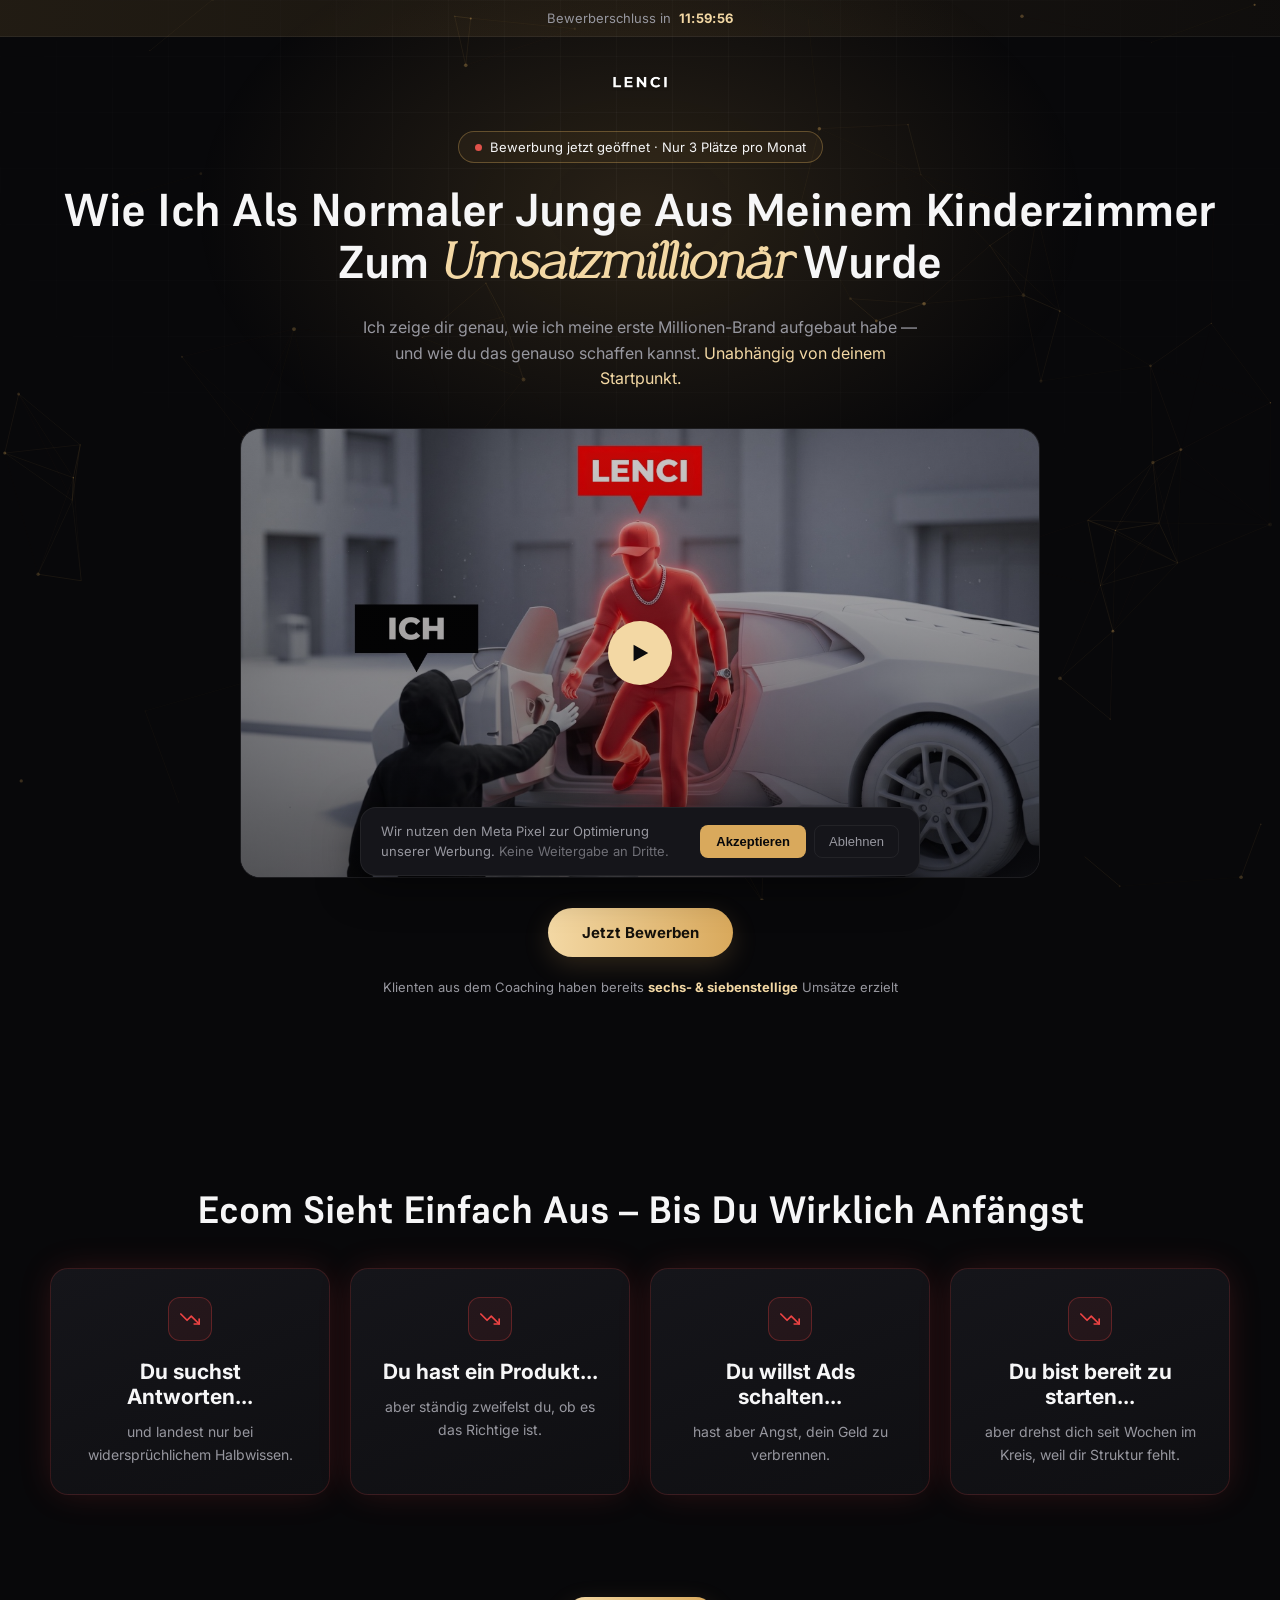
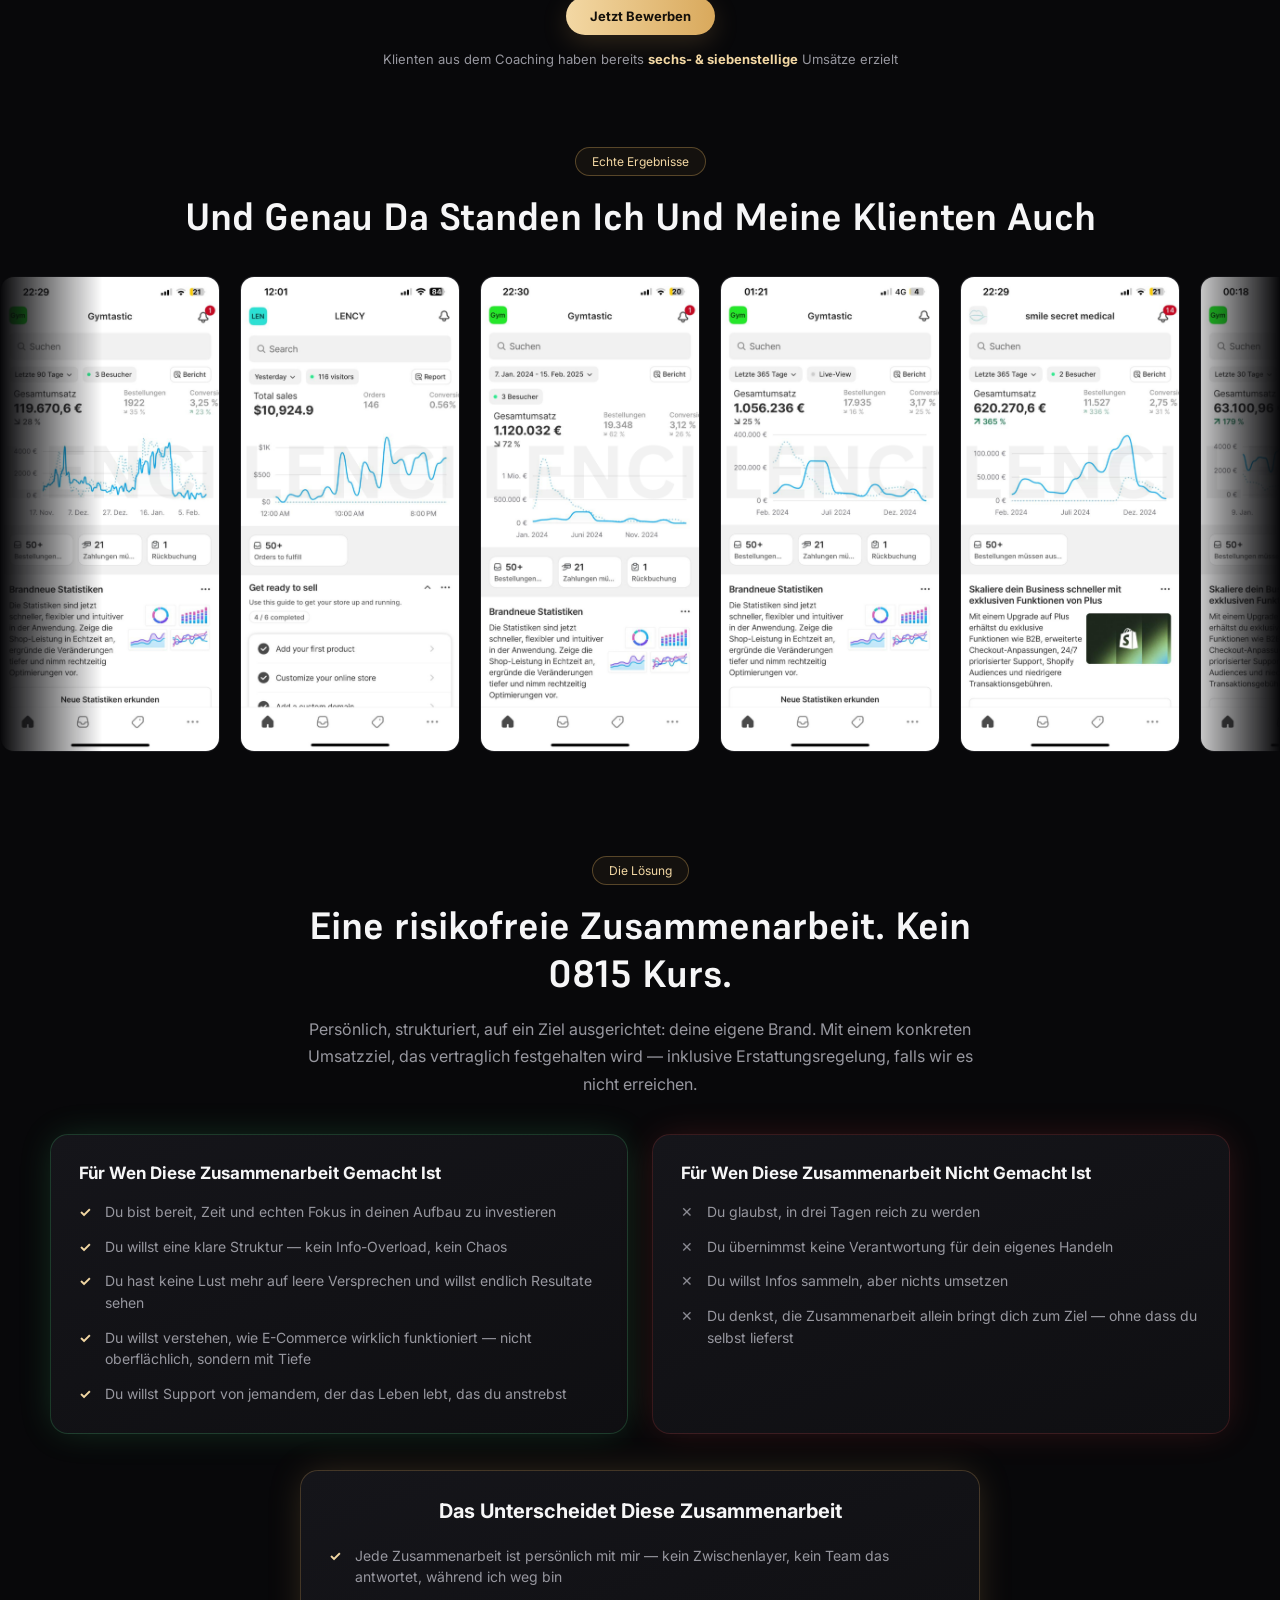
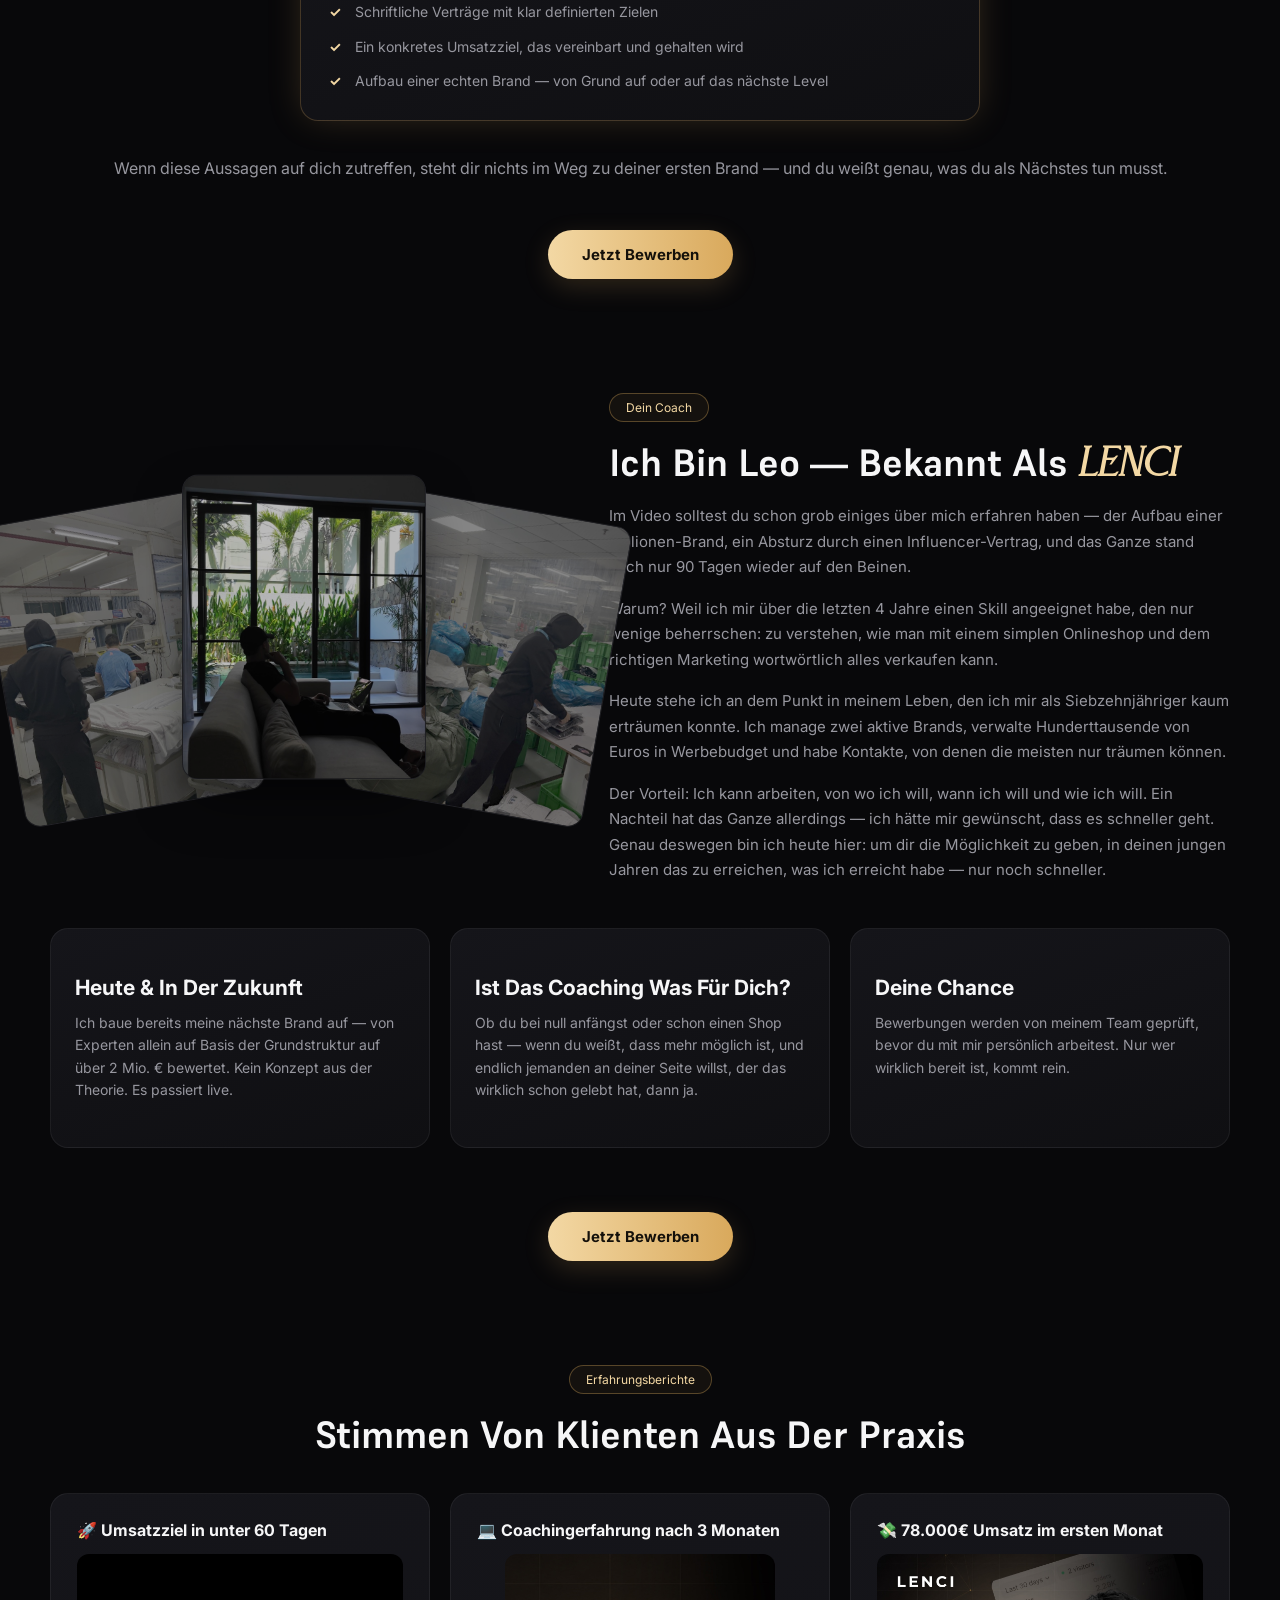
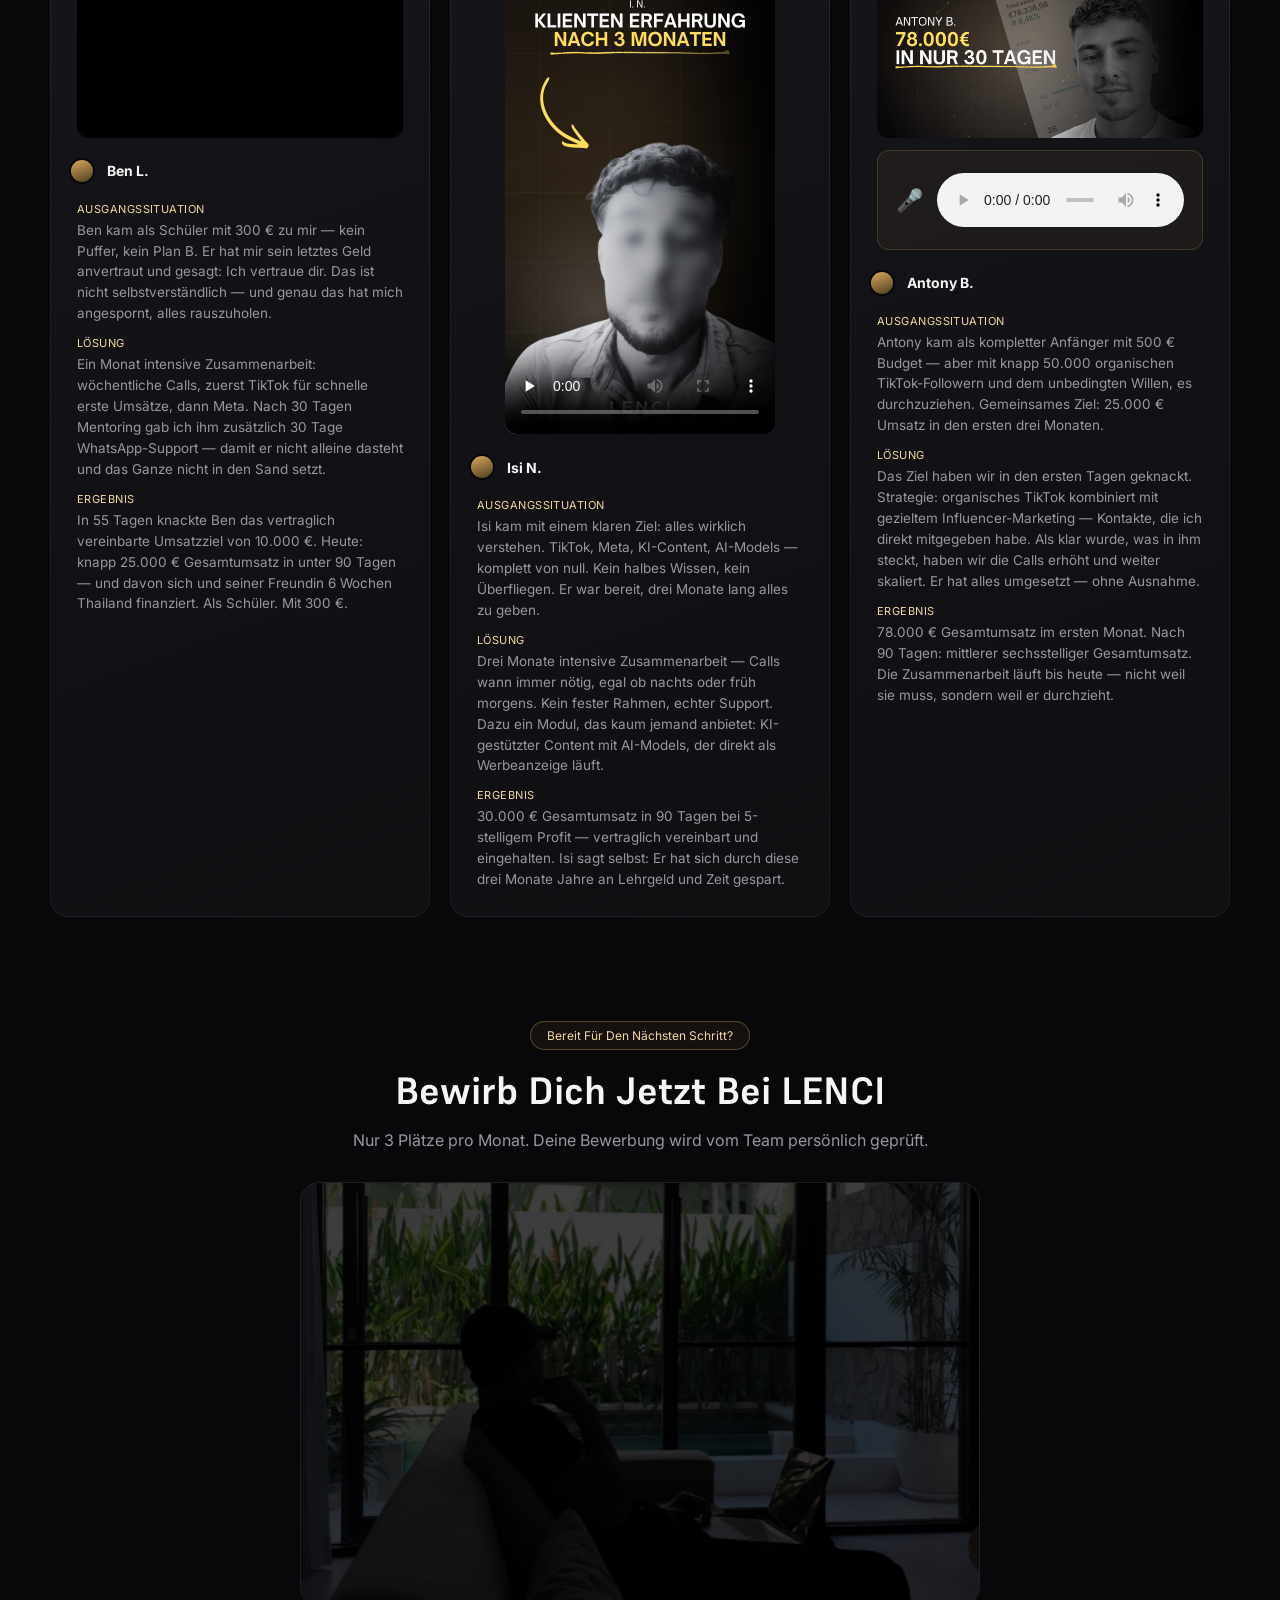
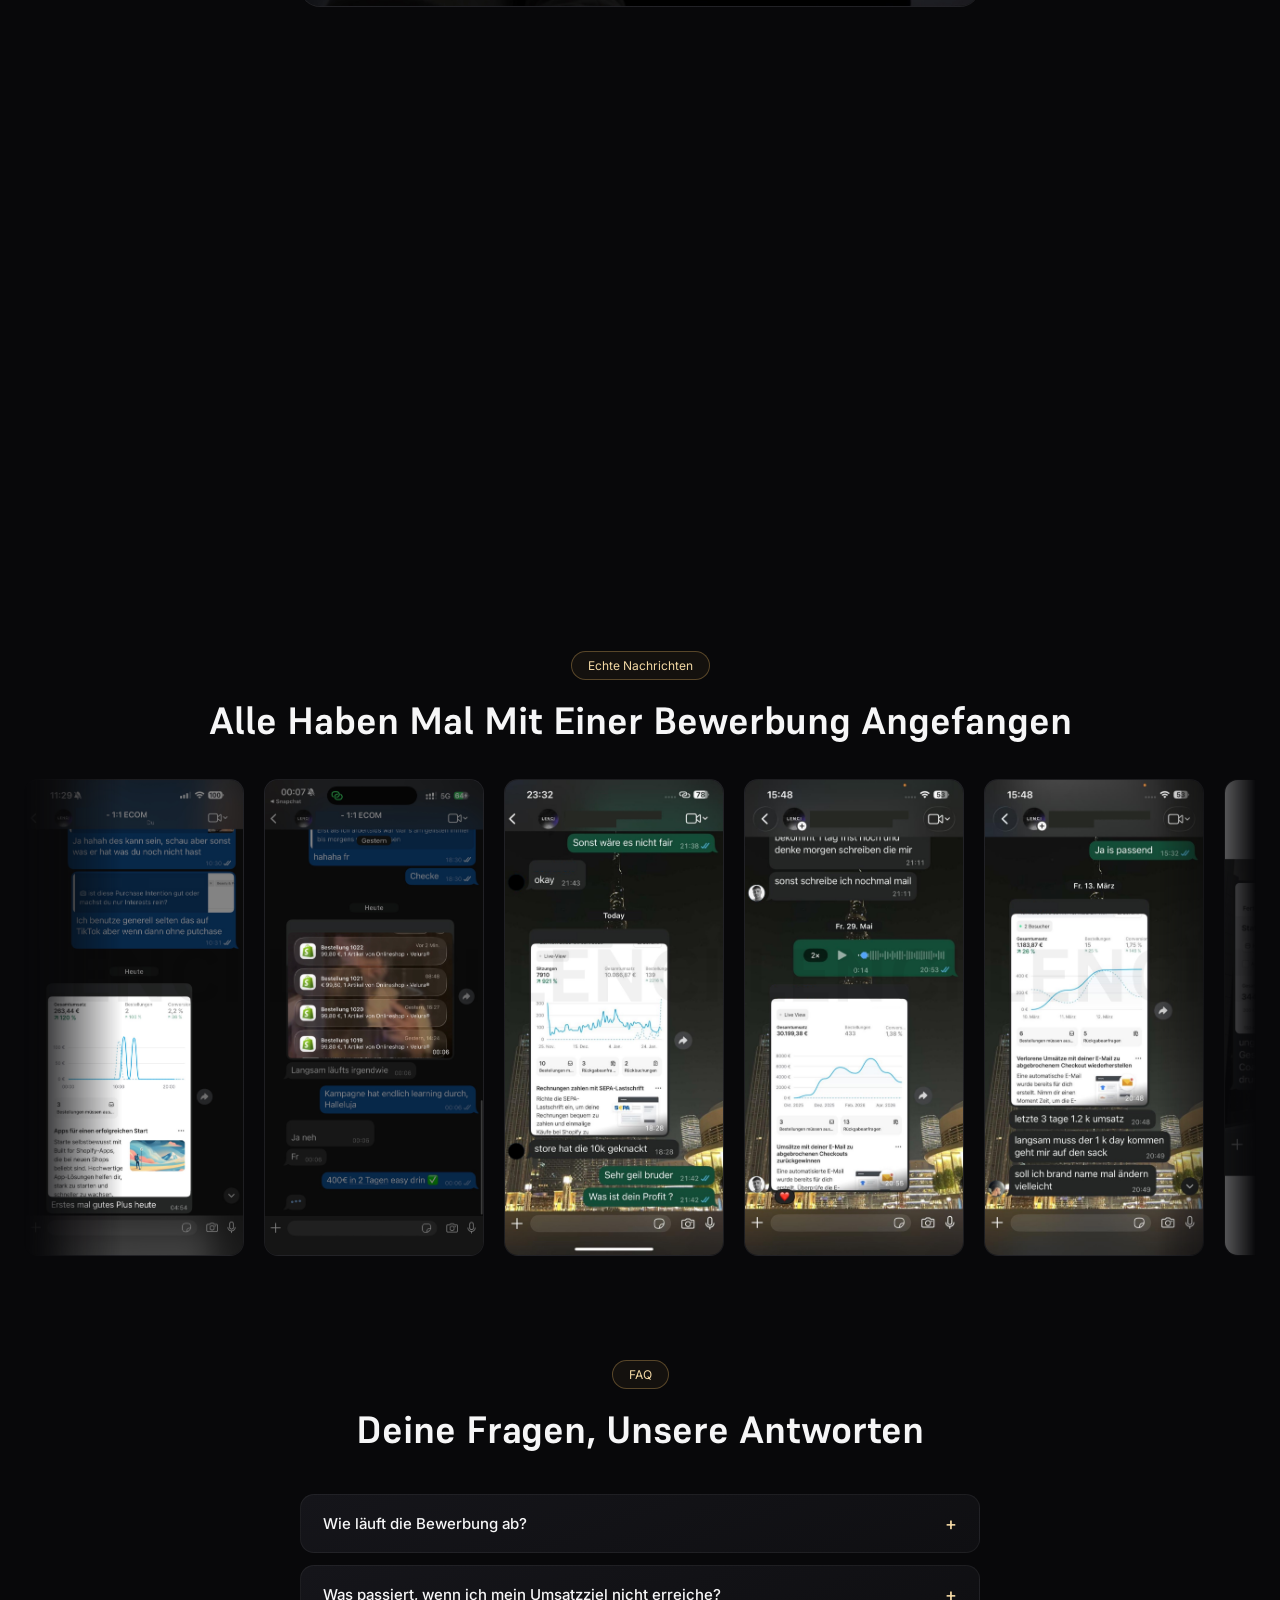
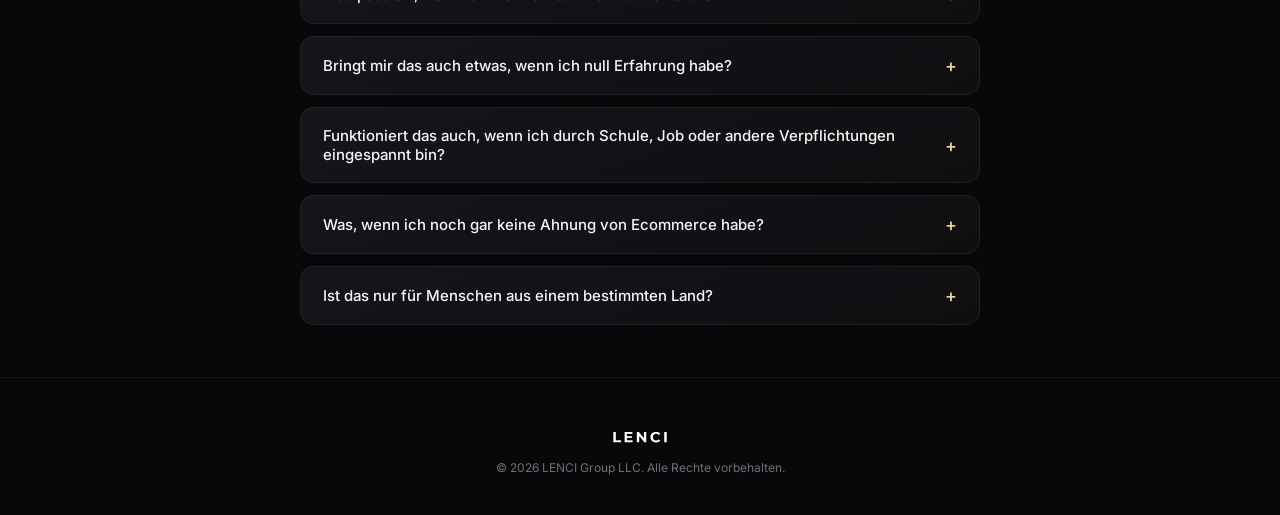
<file: index.html>
<!DOCTYPE html>
<html lang="de">
<head>
<meta charset="UTF-8">
<meta name="viewport" content="width=device-width, initial-scale=1.0">
<title>LENCI | Jetzt Bewerben</title>
<meta name="description" content="1:1 Coaching mit LENCI. Vom Türsteher zum Mitaufbau einer 36-Millionen-Euro Brand. Nur 3 Plätze pro Monat.">
<link rel="icon" type="image/svg+xml" href="assets/favicon.svg">
<meta property="og:title" content="LENCI | Jetzt Bewerben">
<meta property="og:description" content="1:1 Coaching mit LENCI. Vom Türsteher zum Mitaufbau einer 36-Millionen-Euro Brand. Nur 3 Plätze pro Monat.">
<meta property="og:image" content="media/hero/poster.jpg?v=2">
<meta property="og:type" content="website">
<link rel="preconnect" href="https://fonts.googleapis.com">
<link rel="preconnect" href="https://fonts.gstatic.com" crossorigin>
<link href="https://fonts.googleapis.com/css2?family=Inter:wght@400;500;600;700;800&display=swap" rel="stylesheet">
<link rel="stylesheet" href="css/style.css">
<link rel="stylesheet" href="css/webinar.css?v=2">
<script>document.documentElement.classList.add('js');</script>
<!-- Google Analytics -->
<script async src="https://www.googletagmanager.com/gtag/js?id=G-GPHK07DHSQ"></script>
<script>
  window.dataLayer = window.dataLayer || [];
  function gtag(){dataLayer.push(arguments);}
  gtag('js', new Date());
  gtag('config', 'G-GPHK07DHSQ');
</script>
<!-- end analytics -->
</head>
<body class="webinar-page">

  <div id="particles-js"></div>
  <div class="grid-overlay"></div>
  <div class="glow"></div>

  <!-- Cookie Consent Banner -->
  <div id="cookie-banner" class="cookie-banner">
    <p>Wir nutzen den Meta Pixel zur Optimierung unserer Werbung. <span class="cookie-note">Keine Weitergabe an Dritte.</span></p>
    <div class="cookie-actions">
      <button id="cookieAccept" class="btn-cookie-accept">Akzeptieren</button>
      <button id="cookieDecline" class="btn-cookie-decline">Ablehnen</button>
    </div>
  </div>

  <div class="countdown-bar">
    <span>Bewerberschluss in</span>
    <span class="countdown-time" id="countdown">12:00:00</span>
  </div>

  <header class="site-header">
    <div class="logo">
      <img src="assets/logo.png" alt="LENCI" class="logo-img">
    </div>
  </header>

  <!-- HERO + VIDEO -->
  <main class="hero webinar-hero">
    <div class="hero-inner">

      <span class="live-badge"><span class="live-dot"></span> Bewerbung jetzt geöffnet &middot; Nur 3 Plätze pro Monat</span>

      <h1 class="hero-title webinar-title">Wie ich als normaler Junge aus meinem Kinderzimmer zum <span class="name-highlight">Umsatzmillionär</span> wurde</h1>

      <p class="hero-desc">Ich zeige dir genau, wie ich meine erste Millionen-Brand aufgebaut habe — und wie du das genauso schaffen kannst. <em class="gold-em">Unabhängig von deinem Startpunkt.</em></p>

      <div class="video-wrap">
        <div class="video-box" id="videoBox">
          <video id="heroVideo" poster="media/hero/poster.jpg?v=2" preload="none" playsinline>
            <source src="media/hero/hero.mp4?v=3" type="video/mp4">
          </video>
          <div class="video-overlay" id="videoOverlay">
            <button class="play-btn" id="playBtn" aria-label="Video abspielen">
              <svg width="22" height="22" viewBox="0 0 24 24" fill="#0a0a0c"><path d="M5 3l16 9-16 9V3z"/></svg>
            </button>
          </div>
        </div>
      </div>

      <a href="#bewerben" class="cta-btn">Jetzt Bewerben</a>

      <div class="social-proof">
        <span>Klienten aus dem Coaching haben bereits <strong class="gold-em">sechs- &amp; siebenstellige</strong> Umsätze erzielt</span>
      </div>

    </div>
  </main>

  <!-- PAIN POINTS -->
  <section class="section learn-section">
    <div class="section-inner">
      <h2 class="section-title">Ecom Sieht Einfach Aus – Bis Du Wirklich Anfängst</h2>

      <div class="ticket-grid focus-grid">
        <article class="ticket-card pain-card">
          <span class="pain-icon"><svg width="20" height="20" viewBox="0 0 24 24" fill="none" stroke="#ef4444" stroke-width="2" stroke-linecap="round" stroke-linejoin="round"><polyline points="23 18 13.5 8.5 8.5 13.5 1 6"></polyline><polyline points="17 18 23 18 23 12"></polyline></svg></span>
          <h3>Du suchst Antworten...</h3>
          <p>und landest nur bei widersprüchlichem Halbwissen.</p>
        </article>
        <article class="ticket-card pain-card">
          <span class="pain-icon"><svg width="20" height="20" viewBox="0 0 24 24" fill="none" stroke="#ef4444" stroke-width="2" stroke-linecap="round" stroke-linejoin="round"><polyline points="23 18 13.5 8.5 8.5 13.5 1 6"></polyline><polyline points="17 18 23 18 23 12"></polyline></svg></span>
          <h3>Du hast ein Produkt...</h3>
          <p>aber ständig zweifelst du, ob es das Richtige ist.</p>
        </article>
        <article class="ticket-card pain-card">
          <span class="pain-icon"><svg width="20" height="20" viewBox="0 0 24 24" fill="none" stroke="#ef4444" stroke-width="2" stroke-linecap="round" stroke-linejoin="round"><polyline points="23 18 13.5 8.5 8.5 13.5 1 6"></polyline><polyline points="17 18 23 18 23 12"></polyline></svg></span>
          <h3>Du willst Ads schalten...</h3>
          <p>hast aber Angst, dein Geld zu verbrennen.</p>
        </article>
        <article class="ticket-card pain-card">
          <span class="pain-icon"><svg width="20" height="20" viewBox="0 0 24 24" fill="none" stroke="#ef4444" stroke-width="2" stroke-linecap="round" stroke-linejoin="round"><polyline points="23 18 13.5 8.5 8.5 13.5 1 6"></polyline><polyline points="17 18 23 18 23 12"></polyline></svg></span>
          <h3>Du bist bereit zu starten...</h3>
          <p>aber drehst dich seit Wochen im Kreis, weil dir Struktur fehlt.</p>
        </article>
      </div>
    </div>
  </section>

  <div class="social-proof standalone">
    <a href="#bewerben" class="cta-btn small">Jetzt Bewerben</a>
    <span>Klienten aus dem Coaching haben bereits <strong class="gold-em">sechs- &amp; siebenstellige</strong> Umsätze erzielt</span>
  </div>

  <!-- REVENUE SCREENSHOT SLIDER -->
  <section class="section results-section">
    <div class="section-inner">
      <span class="pill-badge">Echte Ergebnisse</span>
      <h2 class="section-title">Und Genau Da Standen Ich Und Meine Klienten Auch</h2>
    </div>
    <div class="slider-track-wrap">
      <div class="slider-track" id="resultsSlider">
        <div class="slider-item"><img loading="lazy" src="media/slider/1.png" alt="Store-Umsatz Screenshot 1"></div>
        <div class="slider-item"><img loading="lazy" src="media/slider/2.png" alt="Store-Umsatz Screenshot 2"></div>
        <div class="slider-item"><img loading="lazy" src="media/slider/3.png" alt="Store-Umsatz Screenshot 3"></div>
        <div class="slider-item"><img loading="lazy" src="media/slider/4.png" alt="Store-Umsatz Screenshot 4"></div>
        <div class="slider-item"><img loading="lazy" src="media/slider/5.png" alt="Store-Umsatz Screenshot 5"></div>
        <div class="slider-item"><img loading="lazy" src="media/slider/6.png" alt="Store-Umsatz Screenshot 6"></div>
        <!-- Duplikat für nahtlose Endlos-Schleife -->
        <div class="slider-item" aria-hidden="true"><img loading="lazy" src="media/slider/1.png" alt=""></div>
        <div class="slider-item" aria-hidden="true"><img loading="lazy" src="media/slider/2.png" alt=""></div>
        <div class="slider-item" aria-hidden="true"><img loading="lazy" src="media/slider/3.png" alt=""></div>
        <div class="slider-item" aria-hidden="true"><img loading="lazy" src="media/slider/4.png" alt=""></div>
        <div class="slider-item" aria-hidden="true"><img loading="lazy" src="media/slider/5.png" alt=""></div>
        <div class="slider-item" aria-hidden="true"><img loading="lazy" src="media/slider/6.png" alt=""></div>
      </div>
    </div>
  </section>

  <!-- OFFER -->
  <section class="section offer-section">
    <div class="section-inner narrow">
      <span class="pill-badge">Die Lösung</span>
      <h2 class="section-title">Eine risikofreie Zusammenarbeit. Kein 0815 Kurs.</h2>
      <p>Persönlich, strukturiert, auf ein Ziel ausgerichtet: deine eigene Brand. Mit einem konkreten Umsatzziel, das vertraglich festgehalten wird — inklusive Erstattungsregelung, falls wir es nicht erreichen.</p>
    </div>

    <div class="section-inner">
      <div class="offer-grid">
        <div class="offer-col offer-col-yes">
          <h3>Für Wen Diese Zusammenarbeit Gemacht Ist</h3>
          <ul class="check-list yes">
            <li>Du bist bereit, Zeit und echten Fokus in deinen Aufbau zu investieren</li>
            <li>Du willst eine klare Struktur — kein Info-Overload, kein Chaos</li>
            <li>Du hast keine Lust mehr auf leere Versprechen und willst endlich Resultate sehen</li>
            <li>Du willst verstehen, wie E-Commerce wirklich funktioniert — nicht oberflächlich, sondern mit Tiefe</li>
            <li>Du willst Support von jemandem, der das Leben lebt, das du anstrebst</li>
          </ul>
        </div>
        <div class="offer-col offer-col-no">
          <h3>Für Wen Diese Zusammenarbeit Nicht Gemacht Ist</h3>
          <ul class="check-list no">
            <li>Du glaubst, in drei Tagen reich zu werden</li>
            <li>Du übernimmst keine Verantwortung für dein eigenes Handeln</li>
            <li>Du willst Infos sammeln, aber nichts umsetzen</li>
            <li>Du denkst, die Zusammenarbeit allein bringt dich zum Ziel — ohne dass du selbst lieferst</li>
          </ul>
        </div>
      </div>

      <div class="section-inner narrow diff-block">
        <h3 class="diff-title">Das Unterscheidet Diese Zusammenarbeit</h3>
        <ul class="check-list yes diff-list">
          <li>Jede Zusammenarbeit ist persönlich mit mir — kein Zwischenlayer, kein Team das antwortet, während ich weg bin</li>
          <li>Schriftliche Verträge mit klar definierten Zielen</li>
          <li>Ein konkretes Umsatzziel, das vereinbart und gehalten wird</li>
          <li>Aufbau einer echten Brand — von Grund auf oder auf das nächste Level</li>
        </ul>
      </div>

      <div class="section-cta">
        <p class="section-cta-line">Wenn diese Aussagen auf dich zutreffen, steht dir nichts im Weg zu deiner ersten Brand — und du weißt genau, was du als Nächstes tun musst.</p>
        <a href="#bewerben" class="cta-btn">Jetzt Bewerben</a>
      </div>
    </div>
  </section>

  <!-- ME / ABOUT -->
  <section class="section me-section">
    <div class="section-inner">
      <div class="me-grid">
        <div class="me-photos">
          <div class="me-photo me-photo-left"><img loading="lazy" src="media/me/foto-rechts.jpg" alt=""></div>
          <div class="me-photo me-photo-center"><img loading="lazy" src="media/me/foto-mitte.jpg" alt=""></div>
          <div class="me-photo me-photo-right"><img loading="lazy" src="media/me/foto-links.jpg" alt=""></div>
        </div>
        <div class="me-content">
          <span class="pill-badge">Dein Coach</span>
          <h2 class="section-title left">Ich Bin Leo — Bekannt Als <span class="name-highlight">LENCI</span></h2>
          <p>Im Video solltest du schon grob einiges über mich erfahren haben — der Aufbau einer Millionen-Brand, ein Absturz durch einen Influencer-Vertrag, und das Ganze stand nach nur 90 Tagen wieder auf den Beinen.</p>
          <p>Warum? Weil ich mir über die letzten 4 Jahre einen Skill angeeignet habe, den nur wenige beherrschen: zu verstehen, wie man mit einem simplen Onlineshop und dem richtigen Marketing wortwörtlich alles verkaufen kann.</p>
          <p>Heute stehe ich an dem Punkt in meinem Leben, den ich mir als Siebzehnjähriger kaum erträumen konnte. Ich manage zwei aktive Brands, verwalte Hunderttausende von Euros in Werbebudget und habe Kontakte, von denen die meisten nur träumen können.</p>
          <p>Der Vorteil: Ich kann arbeiten, von wo ich will, wann ich will und wie ich will. Ein Nachteil hat das Ganze allerdings — ich hätte mir gewünscht, dass es schneller geht. Genau deswegen bin ich heute hier: um dir die Möglichkeit zu geben, in deinen jungen Jahren das zu erreichen, was ich erreicht habe — nur noch schneller.</p>
        </div>
      </div>

      <div class="ticket-grid me-highlights">
        <article class="ticket-card">
          <h3>Heute &amp; In Der Zukunft</h3>
          <p>Ich baue bereits meine nächste Brand auf — von Experten allein auf Basis der Grundstruktur auf über 2 Mio. € bewertet. Kein Konzept aus der Theorie. Es passiert live.</p>
        </article>
        <article class="ticket-card">
          <h3>Ist Das Coaching Was Für Dich?</h3>
          <p>Ob du bei null anfängst oder schon einen Shop hast — wenn du weißt, dass mehr möglich ist, und endlich jemanden an deiner Seite willst, der das wirklich schon gelebt hat, dann ja.</p>
        </article>
        <article class="ticket-card">
          <h3>Deine Chance</h3>
          <p>Bewerbungen werden von meinem Team geprüft, bevor du mit mir persönlich arbeitest. Nur wer wirklich bereit ist, kommt rein.</p>
        </article>
      </div>

      <div class="section-cta">
        <a href="#bewerben" class="cta-btn">Jetzt Bewerben</a>
      </div>
    </div>
  </section>

  <!-- TESTIMONIALS: YouTube / MP4 / MP3 -->
  <section class="section testimonials-section">
    <div class="section-inner">
      <span class="pill-badge">Erfahrungsberichte</span>
      <h2 class="section-title">Stimmen Von Klienten Aus Der Praxis</h2>

      <div class="testimonial-grid">

        <!-- YouTube Interview: Ben L. -->
        <article class="testimonial-card testimonial-video">
          <h3 class="testimonial-title">🚀 Umsatzziel in unter 60 Tagen</h3>
          <div class="media-embed">
            <iframe src="https://www.youtube.com/embed/42YlTqNAZgc" title="Interview mit Ben L." frameborder="0" allow="accelerometer; autoplay; clipboard-write; encrypted-media; gyroscope; picture-in-picture" allowfullscreen></iframe>
          </div>
          <div class="testimonial-author">
            <span class="avatar"></span>
            <strong>Ben L.</strong>
          </div>
          <div class="testimonial-fields">
            <div class="field"><span class="field-label">Ausgangssituation</span><p>Ben kam als Schüler mit 300 € zu mir — kein Puffer, kein Plan B. Er hat mir sein letztes Geld anvertraut und gesagt: Ich vertraue dir. Das ist nicht selbstverständlich — und genau das hat mich angespornt, alles rauszuholen.</p></div>
            <div class="field"><span class="field-label">Lösung</span><p>Ein Monat intensive Zusammenarbeit: wöchentliche Calls, zuerst TikTok für schnelle erste Umsätze, dann Meta. Nach 30 Tagen Mentoring gab ich ihm zusätzlich 30 Tage WhatsApp-Support — damit er nicht alleine dasteht und das Ganze nicht in den Sand setzt.</p></div>
            <div class="field"><span class="field-label">Ergebnis</span><p>In 55 Tagen knackte Ben das vertraglich vereinbarte Umsatzziel von 10.000 €. Heute: knapp 25.000 € Gesamtumsatz in unter 90 Tagen — und davon sich und seiner Freundin 6 Wochen Thailand finanziert. Als Schüler. Mit 300 €.</p></div>
          </div>
        </article>

        <!-- MP4 Kundenbewertung: Isi N. -->
        <article class="testimonial-card testimonial-video">
          <h3 class="testimonial-title">💻 Coachingerfahrung nach 3 Monaten</h3>
          <div class="media-embed portrait">
            <video controls playsinline preload="none" poster="media/testimonials/mp4-cover.jpg">
              <source src="media/testimonials/kunden-review.mp4?v=2" type="video/mp4">
            </video>
          </div>
          <div class="testimonial-author">
            <span class="avatar"></span>
            <strong>Isi N.</strong>
          </div>
          <div class="testimonial-fields">
            <div class="field"><span class="field-label">Ausgangssituation</span><p>Isi kam mit einem klaren Ziel: alles wirklich verstehen. TikTok, Meta, KI-Content, AI-Models — komplett von null. Kein halbes Wissen, kein Überfliegen. Er war bereit, drei Monate lang alles zu geben.</p></div>
            <div class="field"><span class="field-label">Lösung</span><p>Drei Monate intensive Zusammenarbeit — Calls wann immer nötig, egal ob nachts oder früh morgens. Kein fester Rahmen, echter Support. Dazu ein Modul, das kaum jemand anbietet: KI-gestützter Content mit AI-Models, der direkt als Werbeanzeige läuft.</p></div>
            <div class="field"><span class="field-label">Ergebnis</span><p>30.000 € Gesamtumsatz in 90 Tagen bei 5-stelligem Profit — vertraglich vereinbart und eingehalten. Isi sagt selbst: Er hat sich durch diese drei Monate Jahre an Lehrgeld und Zeit gespart.</p></div>
          </div>
        </article>

        <!-- Sprachmemo: Antony B. -->
        <article class="testimonial-card testimonial-audio">
          <h3 class="testimonial-title">💸 78.000€ Umsatz im ersten Monat</h3>
          <div class="audio-cover">
            <img loading="lazy" src="media/testimonials/memo-cover.jpg?v=3" alt="">
          </div>
          <div class="audio-embed">
            <span class="audio-icon">&#127908;</span>
            <audio controls>
              <source src="media/testimonials/memo.m4a?v=3" type="audio/mp4">
            </audio>
          </div>
          <div class="testimonial-author">
            <span class="avatar"></span>
            <strong>Antony B.</strong>
          </div>
          <div class="testimonial-fields">
            <div class="field"><span class="field-label">Ausgangssituation</span><p>Antony kam als kompletter Anfänger mit 500 € Budget — aber mit knapp 50.000 organischen TikTok-Followern und dem unbedingten Willen, es durchzuziehen. Gemeinsames Ziel: 25.000 € Umsatz in den ersten drei Monaten.</p></div>
            <div class="field"><span class="field-label">Lösung</span><p>Das Ziel haben wir in den ersten Tagen geknackt. Strategie: organisches TikTok kombiniert mit gezieltem Influencer-Marketing — Kontakte, die ich direkt mitgegeben habe. Als klar wurde, was in ihm steckt, haben wir die Calls erhöht und weiter skaliert. Er hat alles umgesetzt — ohne Ausnahme.</p></div>
            <div class="field"><span class="field-label">Ergebnis</span><p>78.000 € Gesamtumsatz im ersten Monat. Nach 90 Tagen: mittlerer sechsstelliger Gesamtumsatz. Die Zusammenarbeit läuft bis heute — nicht weil sie muss, sondern weil er durchzieht.</p></div>
          </div>
        </article>

      </div>
    </div>
  </section>

  <!-- BIG CTA + IMAGE -->
  <section class="section claim-section">
    <div class="section-inner narrow">
      <span class="pill-badge">Bereit Für Den Nächsten Schritt?</span>
      <h2 class="section-title">Bewirb Dich Jetzt Bei LENCI</h2>
      <p class="section-sub">Nur 3 Plätze pro Monat. Deine Bewerbung wird vom Team persönlich geprüft.</p>
      <div class="lifestyle-image"><img loading="lazy" src="media/me/lifestyle.jpg" alt=""></div>
    </div>
    <div class="typeform-embed" id="bewerben">
      <div data-tf-live="01KKM28DJKKTPRKA300PPRP9GQ"></div>
    </div>
  </section>

  <!-- CHAT SCREENSHOTS SLIDER -->
  <section class="section chats-section">
    <div class="section-inner">
      <span class="pill-badge">Echte Nachrichten</span>
      <h2 class="section-title">Alle Haben Mal Mit Einer Bewerbung Angefangen</h2>
    </div>
    <div class="slider-track-wrap">
      <div class="slider-track" id="chatsSlider">
        <div class="slider-item"><img loading="lazy" src="media/chats/chat-1.jpg?v=2" alt="Chat-Screenshot 1"></div>
        <div class="slider-item"><img loading="lazy" src="media/chats/chat-2.jpg?v=2" alt="Chat-Screenshot 2"></div>
        <div class="slider-item"><img loading="lazy" src="media/chats/chat-3.jpg?v=2" alt="Chat-Screenshot 3"></div>
        <div class="slider-item"><img loading="lazy" src="media/chats/chat-4.jpg?v=2" alt="Chat-Screenshot 4"></div>
        <div class="slider-item"><img loading="lazy" src="media/chats/chat-5.jpg?v=2" alt="Chat-Screenshot 5"></div>
        <div class="slider-item"><img loading="lazy" src="media/chats/chat-6.jpg?v=2" alt="Chat-Screenshot 6"></div>
        <div class="slider-item"><img loading="lazy" src="media/chats/chat-7.jpg?v=2" alt="Chat-Screenshot 7"></div>
        <div class="slider-item"><img loading="lazy" src="media/chats/chat-8.jpg?v=2" alt="Chat-Screenshot 8"></div>
        <div class="slider-item"><img loading="lazy" src="media/chats/chat-9.jpg?v=2" alt="Chat-Screenshot 9"></div>
        <div class="slider-item"><img loading="lazy" src="media/chats/chat-10.jpg?v=2" alt="Chat-Screenshot 10"></div>
        <!-- Duplikat für nahtlose Endlos-Schleife -->
        <div class="slider-item" aria-hidden="true"><img loading="lazy" src="media/chats/chat-1.jpg?v=2" alt=""></div>
        <div class="slider-item" aria-hidden="true"><img loading="lazy" src="media/chats/chat-2.jpg?v=2" alt=""></div>
        <div class="slider-item" aria-hidden="true"><img loading="lazy" src="media/chats/chat-3.jpg?v=2" alt=""></div>
        <div class="slider-item" aria-hidden="true"><img loading="lazy" src="media/chats/chat-4.jpg?v=2" alt=""></div>
        <div class="slider-item" aria-hidden="true"><img loading="lazy" src="media/chats/chat-5.jpg?v=2" alt=""></div>
        <div class="slider-item" aria-hidden="true"><img loading="lazy" src="media/chats/chat-6.jpg?v=2" alt=""></div>
        <div class="slider-item" aria-hidden="true"><img loading="lazy" src="media/chats/chat-7.jpg?v=2" alt=""></div>
        <div class="slider-item" aria-hidden="true"><img loading="lazy" src="media/chats/chat-8.jpg?v=2" alt=""></div>
        <div class="slider-item" aria-hidden="true"><img loading="lazy" src="media/chats/chat-9.jpg?v=2" alt=""></div>
        <div class="slider-item" aria-hidden="true"><img loading="lazy" src="media/chats/chat-10.jpg?v=2" alt=""></div>
      </div>
    </div>
  </section>

  <!-- FAQ -->
  <section class="section faq-section">
    <div class="section-inner narrow">
      <span class="pill-badge">FAQ</span>
      <h2 class="section-title">Deine Fragen, Unsere Antworten</h2>

      <div class="faq-list">
        <div class="faq-item">
          <button class="faq-question">Wie läuft die Bewerbung ab?<span class="faq-icon">+</span></button>
          <div class="faq-answer"><p>Du bewirbst dich über das Formular, unser Team prüft deine Bewerbung, und bei Passung vereinbaren wir ein persönliches Gespräch mit mir.</p></div>
        </div>
        <div class="faq-item">
          <button class="faq-question">Was passiert, wenn ich mein Umsatzziel nicht erreiche?<span class="faq-icon">+</span></button>
          <div class="faq-answer"><p>Dafür gibt es eine Erstattungsregelung. Die genauen Details werden individuell im Bewerbungsgespräch besprochen und schriftlich festgehalten.</p></div>
        </div>
        <div class="faq-item">
          <button class="faq-question">Bringt mir das auch etwas, wenn ich null Erfahrung habe?<span class="faq-icon">+</span></button>
          <div class="faq-answer"><p>Ja — die Zusammenarbeit ist so aufgebaut, dass du bei null anfangen kannst. Keine Vorerfahrung im Ecommerce nötig.</p></div>
        </div>
        <div class="faq-item">
          <button class="faq-question">Funktioniert das auch, wenn ich durch Schule, Job oder andere Verpflichtungen eingespannt bin?<span class="faq-icon">+</span></button>
          <div class="faq-answer"><p>Ja — alles ist so gestaltet, dass es sich in deinen Alltag einfügt, selbst wenn du nur wenige Stunden pro Woche Zeit hast.</p></div>
        </div>
        <div class="faq-item">
          <button class="faq-question">Was, wenn ich noch gar keine Ahnung von Ecommerce habe?<span class="faq-icon">+</span></button>
          <div class="faq-answer"><p>Genau dafür ist diese Zusammenarbeit gemacht. Wir starten bei den Grundlagen und bauen von dort auf.</p></div>
        </div>
        <div class="faq-item">
          <button class="faq-question">Ist das nur für Menschen aus einem bestimmten Land?<span class="faq-icon">+</span></button>
          <div class="faq-answer"><p>Nein — das funktioniert von überall auf der Welt aus, solange du eine Internetverbindung hast.</p></div>
        </div>
      </div>
    </div>
  </section>

  <footer class="site-footer">
    <div class="logo">
      <img src="assets/logo.png" alt="LENCI" class="logo-img">
    </div>
    <p class="footer-copy">&copy; 2026 LENCI Group LLC. Alle Rechte vorbehalten.</p>
  </footer>

  <script src="js/particles.min.js"></script>
  <script src="js/script.js"></script>
  <script src="js/webinar.js"></script>
  <script src="//embed.typeform.com/next/embed.js" async></script>
</body>
</html>
</file>
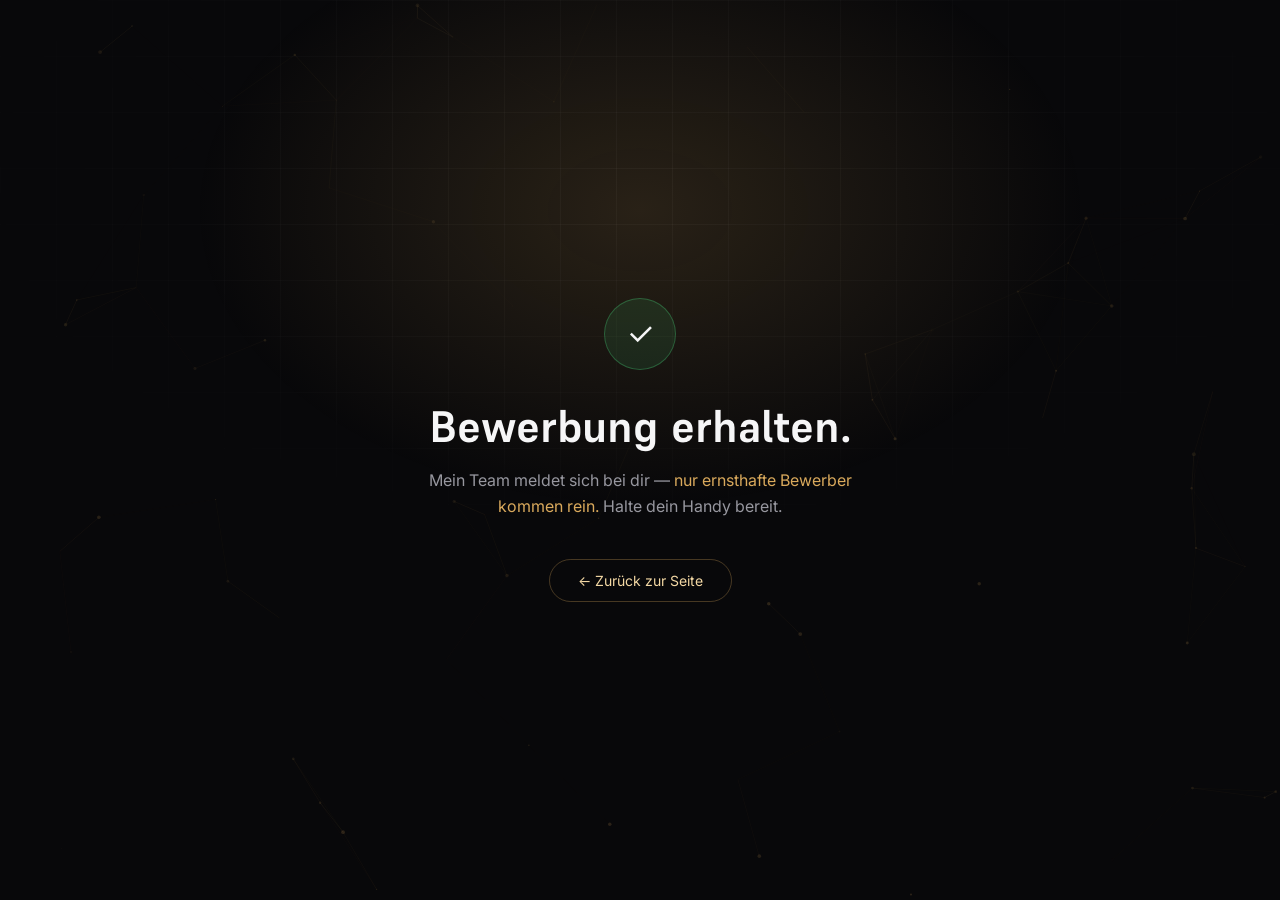
<file: danke.html>
<!DOCTYPE html>
<html lang="de">
<head>
<meta charset="UTF-8">
<meta name="viewport" content="width=device-width, initial-scale=1.0">
<title>Bewerbung erhalten – LENCI</title>
<link rel="icon" type="image/svg+xml" href="assets/favicon.svg">
<link rel="preconnect" href="https://fonts.googleapis.com">
<link rel="preconnect" href="https://fonts.gstatic.com" crossorigin>
<link href="https://fonts.googleapis.com/css2?family=Inter:wght@400;500;600;700&display=swap" rel="stylesheet">
<link rel="stylesheet" href="css/style.css">
<style>
  .danke-wrap {
    position: relative;
    z-index: 5;
    min-height: 100vh;
    display: flex;
    flex-direction: column;
    align-items: center;
    justify-content: center;
    text-align: center;
    padding: 48px 24px;
  }
  .danke-icon {
    width: 72px;
    height: 72px;
    border-radius: 50%;
    background: rgba(74, 222, 128, 0.1);
    border: 1px solid rgba(74, 222, 128, 0.3);
    display: flex;
    align-items: center;
    justify-content: center;
    margin: 0 auto 32px;
    font-size: 32px;
  }
  .danke-title {
    font-family: 'Supreme', 'Inter', sans-serif;
    font-weight: 700;
    font-size: clamp(28px, 4vw, 44px);
    line-height: 1.15;
    color: #f6f6f7;
    margin-bottom: 16px;
  }
  .danke-sub {
    max-width: 480px;
    color: #97979f;
    font-size: 16px;
    line-height: 1.6;
    margin: 0 auto 40px;
  }
  .danke-gold {
    color: #d9a95c;
  }
  .danke-back {
    display: inline-block;
    padding: 12px 28px;
    border: 1px solid rgba(217,169,92,0.3);
    border-radius: 999px;
    color: #f3d8a4;
    font-size: 14px;
    text-decoration: none;
    transition: border-color 0.2s, background 0.2s;
  }
  .danke-back:hover {
    border-color: rgba(217,169,92,0.6);
    background: rgba(217,169,92,0.06);
  }
</style>
<!-- Google Analytics -->
<script async src="https://www.googletagmanager.com/gtag/js?id=G-GPHK07DHSQ"></script>
<script>
  window.dataLayer = window.dataLayer || [];
  function gtag(){dataLayer.push(arguments);}
  gtag('js', new Date());
  gtag('config', 'G-GPHK07DHSQ');
</script>
</head>
<body>
  <div id="particles-js"></div>
  <div class="grid-overlay"></div>
  <div class="glow"></div>

  <div class="danke-wrap">
    <div class="danke-icon">✓</div>
    <h1 class="danke-title">Bewerbung erhalten.</h1>
    <p class="danke-sub">Mein Team meldet sich bei dir — <span class="danke-gold">nur ernsthafte Bewerber kommen rein.</span> Halte dein Handy bereit.</p>
    <a href="/" class="danke-back">← Zurück zur Seite</a>
  </div>

  <script src="js/particles.min.js"></script>
  <script>
    particlesJS('particles-js',{"particles":{"number":{"value":55,"density":{"enable":true,"value_area":900}},"color":{"value":"#d9a95c"},"shape":{"type":"circle"},"opacity":{"value":0.18,"random":true},"size":{"value":2,"random":true},"line_linked":{"enable":true,"distance":140,"color":"#d9a95c","opacity":0.07,"width":1},"move":{"enable":true,"speed":0.6}},"interactivity":{"events":{"onhover":{"enable":false}}},"retina_detect":true});
  </script>
</body>
</html>
</file>
<file: css/style.css>
@font-face {
  font-family: 'Supreme';
  src: url('../fonts/Supreme-Bold.otf') format('opentype');
  font-weight: 700;
  font-style: normal;
  font-display: swap;
}

@font-face {
  font-family: 'Korcy';
  src: url('../fonts/Korcy-Oblique.otf') format('opentype');
  font-weight: 400;
  font-style: italic;
  font-display: swap;
}

:root {
  --bg: #08080a;
  --bg-soft: #0d0d10;
  --card-bg-1: #15151a;
  --card-bg-2: #0f0f12;
  --border-soft: rgba(255, 255, 255, 0.06);
  --gold-1: #f3d8a4;
  --gold-2: #d9a95c;
  --gold-3: #9c7330;
  --white: #f6f6f7;
  --gray: #97979f;
  --gray-soft: #6f6f76;
  --max-width: 1180px;
}

* {
  margin: 0;
  padding: 0;
  box-sizing: border-box;
}

html {
  scroll-behavior: smooth;
  overflow-x: hidden;
  max-width: 100%;
}

body {
  background: var(--bg);
  color: var(--white);
  font-family: 'Inter', -apple-system, BlinkMacSystemFont, sans-serif;
  overflow-x: hidden;
  position: relative;
  min-height: 100vh;
}

/* ---------- Backgrounds: particles + grid + glow ---------- */

#particles-js {
  position: fixed;
  top: 0;
  left: 0;
  width: 100%;
  height: 100%;
  z-index: 0;
}

.grid-overlay {
  position: fixed;
  top: 0;
  left: 0;
  width: 100%;
  height: 100%;
  z-index: 1;
  pointer-events: none;
  background-image:
    linear-gradient(to right, rgba(255, 255, 255, 0.035) 1px, transparent 1px),
    linear-gradient(to bottom, rgba(255, 255, 255, 0.035) 1px, transparent 1px);
  background-size: 56px 56px;
  -webkit-mask-image: radial-gradient(ellipse 80% 60% at 50% 20%, black 0%, transparent 75%);
  mask-image: radial-gradient(ellipse 80% 60% at 50% 20%, black 0%, transparent 75%);
}

.glow {
  position: fixed;
  top: -10%;
  left: 50%;
  transform: translateX(-50%);
  width: min(900px, 100%);
  height: 600px;
  background: radial-gradient(ellipse at center, rgba(217, 169, 92, 0.16) 0%, rgba(217, 169, 92, 0) 70%);
  z-index: 1;
  pointer-events: none;
}

/* ---------- Header ---------- */

.site-header {
  position: relative;
  z-index: 5;
  display: flex;
  justify-content: center;
  padding: 36px 24px 0;
}

.logo {
  display: flex;
  align-items: center;
  gap: 8px;
}

.logo-text {
  font-size: 17px;
  font-weight: 600;
  letter-spacing: -0.01em;
  color: var(--white);
}

.logo-text .accent {
  color: var(--gold-2);
}

/* ---------- Hero ---------- */

.hero {
  position: relative;
  z-index: 5;
  padding: 70px 24px 140px;
}

.hero-inner {
  max-width: var(--max-width);
  margin: 0 auto;
  text-align: center;
}

.hero-title {
  font-family: 'Supreme', 'Inter', sans-serif;
  font-weight: 700;
  text-transform: uppercase;
  font-size: clamp(30px, 4.6vw, 54px);
  line-height: 1.12;
  letter-spacing: -0.01em;
  color: var(--white);
}

.hero-subtitle {
  margin-top: 18px;
  font-family: 'Korcy', 'Inter', sans-serif;
  font-style: italic;
  font-weight: 400;
  font-size: clamp(24px, 3.4vw, 38px);
  line-height: 1.3;
  background: linear-gradient(90deg, var(--gold-1), var(--gold-2) 60%, var(--gold-3));
  -webkit-background-clip: text;
  background-clip: text;
  -webkit-text-fill-color: transparent;
  color: var(--gold-2);
}

.hero-desc {
  margin: 26px auto 0;
  max-width: 560px;
  color: var(--gray);
  font-size: 16px;
  line-height: 1.6;
}

/* ---------- Card grid ---------- */

.card-grid {
  margin-top: 64px;
  display: grid;
  grid-template-columns: repeat(3, 1fr);
  gap: 18px;
  text-align: left;
}

.card {
  position: relative;
  background: linear-gradient(160deg, var(--card-bg-1), var(--card-bg-2));
  border: 1px solid var(--border-soft);
  border-radius: 18px;
  padding: 24px;
  overflow: hidden;
  transition: transform 0.4s ease, border-color 0.4s ease, opacity 0.6s ease;
  opacity: 0;
  transform: translateY(18px);
}

.card::before {
  content: '';
  position: absolute;
  inset: 0;
  border-radius: 18px;
  padding: 1px;
  background: linear-gradient(160deg, rgba(217, 169, 92, 0.45), rgba(217, 169, 92, 0) 45%);
  -webkit-mask: linear-gradient(#fff 0 0) content-box, linear-gradient(#fff 0 0);
  -webkit-mask-composite: xor;
  mask-composite: exclude;
  pointer-events: none;
}

.card.is-visible {
  opacity: 1;
  transform: translateY(0);
}

.card:hover {
  transform: translateY(-3px);
  border-color: rgba(217, 169, 92, 0.3);
}

.card-top {
  display: flex;
  align-items: center;
  justify-content: space-between;
}

.card-icon {
  width: 38px;
  height: 38px;
  border-radius: 10px;
  display: flex;
  align-items: center;
  justify-content: center;
  background: rgba(217, 169, 92, 0.08);
  border: 1px solid rgba(217, 169, 92, 0.25);
}

.card-num {
  font-size: 13px;
  color: var(--gray-soft);
  font-weight: 500;
}

.card-title {
  margin-top: 18px;
  font-size: 18px;
  font-weight: 600;
  line-height: 1.35;
  color: var(--white);
  min-height: 50px;
}

.card-badge {
  display: inline-block;
  margin-top: 14px;
  padding: 6px 12px;
  font-size: 12px;
  color: var(--gold-1);
  border: 1px solid rgba(217, 169, 92, 0.35);
  border-radius: 999px;
  background: rgba(217, 169, 92, 0.06);
}

.card-desc {
  margin-top: 14px;
  font-size: 14px;
  line-height: 1.6;
  color: var(--gray);
}

/* ---------- Responsive ---------- */

@media (max-width: 980px) {
  .card-grid {
    grid-template-columns: repeat(2, 1fr);
  }
}

@media (max-width: 640px) {
  .site-header {
    padding: 28px 20px 0;
  }

  .hero {
    padding: 44px 20px 80px;
  }

  .hero-title br {
    display: none;
  }

  .card-grid {
    grid-template-columns: 1fr;
    margin-top: 44px;
    gap: 16px;
  }

  .card-title {
    min-height: 0;
  }

  .glow {
    width: min(600px, 100%);
    height: 420px;
  }
}
</file>
<file: css/webinar.css>
/* ---------- Cookie Banner ---------- */

.cookie-banner {
  position: fixed;
  bottom: 24px;
  left: 50%;
  transform: translateX(-50%);
  z-index: 1000;
  background: var(--card-bg-1);
  border: 1px solid var(--border-soft);
  border-radius: 16px;
  padding: 14px 20px;
  display: flex;
  align-items: center;
  gap: 16px;
  max-width: 560px;
  width: calc(100% - 48px);
  box-shadow: 0 8px 40px rgba(0, 0, 0, 0.5);
  transition: opacity 0.3s ease, transform 0.3s ease;
}

.cookie-banner.is-hidden {
  opacity: 0;
  pointer-events: none;
  transform: translateX(-50%) translateY(12px);
}

.cookie-banner p {
  font-size: 13px;
  color: var(--gray);
  line-height: 1.5;
  margin: 0;
  flex: 1;
}

.cookie-note {
  color: var(--gray-soft);
}

.cookie-actions {
  display: flex;
  gap: 8px;
  flex-shrink: 0;
}

.btn-cookie-accept {
  padding: 8px 16px;
  background: var(--gold-2);
  color: #08080a;
  border: none;
  border-radius: 8px;
  font-size: 13px;
  font-weight: 600;
  cursor: pointer;
  white-space: nowrap;
}

.btn-cookie-decline {
  padding: 8px 14px;
  background: transparent;
  color: var(--gray);
  border: 1px solid var(--border-soft);
  border-radius: 8px;
  font-size: 13px;
  cursor: pointer;
  white-space: nowrap;
}

@media (max-width: 540px) {
  .cookie-banner {
    flex-direction: column;
    align-items: flex-start;
    gap: 12px;
    bottom: 16px;
  }
}

/* ---------- Countdown bar ---------- */

.countdown-bar {
  position: relative;
  z-index: 6;
  display: flex;
  align-items: center;
  justify-content: center;
  gap: 8px;
  padding: 10px 16px;
  background: linear-gradient(90deg, rgba(217, 169, 92, 0.12), rgba(217, 169, 92, 0.04));
  border-bottom: 1px solid var(--border-soft);
  font-size: 13px;
  color: var(--gray);
  text-align: center;
}

.logo-img {
  height: 18px;
  width: auto;
  display: block;
}

.countdown-time {
  color: var(--gold-1);
  font-weight: 700;
  letter-spacing: 0.02em;
}

/* ---------- Placeholder marker ---------- */

.placeholder-text {
  color: #6f7280;
  font-style: italic;
}

.gold-em {
  color: var(--gold-1);
  font-style: normal;
}

/* ---------- Hero / live badge ---------- */

.webinar-hero {
  padding-top: 40px;
}

.live-badge {
  display: inline-flex;
  align-items: center;
  gap: 8px;
  padding: 7px 16px;
  border-radius: 999px;
  border: 1px solid rgba(217, 169, 92, 0.35);
  background: rgba(217, 169, 92, 0.06);
  font-size: 13px;
  color: var(--white);
}

.live-dot {
  width: 7px;
  height: 7px;
  border-radius: 50%;
  background: #e0524a;
  box-shadow: 0 0 0 0 rgba(224, 82, 74, 0.6);
  animation: pulse-dot 1.8s infinite;
}

@keyframes pulse-dot {
  0% { box-shadow: 0 0 0 0 rgba(224, 82, 74, 0.55); }
  70% { box-shadow: 0 0 0 7px rgba(224, 82, 74, 0); }
  100% { box-shadow: 0 0 0 0 rgba(224, 82, 74, 0); }
}

.webinar-title {
  margin-top: 22px;
  font-size: clamp(28px, 4.2vw, 46px);
  text-transform: capitalize;
}

/* ---------- Video ---------- */

.video-wrap {
  margin: 36px auto 0;
  max-width: 800px;
}

.video-box {
  position: relative;
  aspect-ratio: 16 / 9;
  border-radius: 20px;
  overflow: hidden;
  border: 1px solid var(--border-soft);
  background: var(--card-bg-2);
}

.video-box video {
  width: 100%;
  height: 100%;
  object-fit: cover;
  display: block;
}

.video-overlay {
  position: absolute;
  inset: 0;
  display: flex;
  flex-direction: column;
  align-items: center;
  justify-content: center;
  gap: 14px;
  background: linear-gradient(180deg, rgba(8, 8, 10, 0.2), rgba(8, 8, 10, 0.55));
  cursor: pointer;
  transition: opacity 0.25s ease;
}

.video-overlay.is-hidden {
  opacity: 0;
  pointer-events: none;
}

.play-btn {
  width: 64px;
  height: 64px;
  border-radius: 50%;
  border: none;
  background: var(--gold-1);
  display: flex;
  align-items: center;
  justify-content: center;
  cursor: pointer;
  transition: transform 0.25s ease;
}

.play-btn:hover {
  transform: scale(1.06);
}

/* ---------- CTA button ---------- */

.cta-btn {
  display: inline-block;
  margin-top: 30px;
  padding: 15px 34px;
  border-radius: 999px;
  background: linear-gradient(90deg, var(--gold-1), var(--gold-2));
  color: #14100a;
  font-weight: 700;
  font-size: 15px;
  text-decoration: none;
  transition: transform 0.25s ease, box-shadow 0.25s ease;
  box-shadow: 0 8px 26px rgba(217, 169, 92, 0.18);
}

.cta-btn:hover {
  transform: translateY(-2px);
  box-shadow: 0 12px 30px rgba(217, 169, 92, 0.28);
}

.cta-btn.small {
  padding: 11px 24px;
  font-size: 13px;
  margin-top: 0;
}

/* ---------- Social proof ---------- */

.social-proof {
  margin-top: 22px;
  display: flex;
  align-items: center;
  justify-content: center;
  text-align: center;
  gap: 10px;
  font-size: 13px;
  color: var(--gray);
  flex-wrap: wrap;
}

.social-proof.standalone {
  position: relative;
  z-index: 5;
  flex-direction: column;
  padding: 28px 24px;
  gap: 16px;
}

.avatar-stack {
  display: flex;
}

.avatar {
  width: 26px;
  height: 26px;
  border-radius: 50%;
  background: linear-gradient(160deg, var(--gold-2), #4a3c22);
  border: 2px solid var(--bg);
  margin-left: -8px;
}

.avatar-stack .avatar:first-child {
  margin-left: 0;
}

/* ---------- Generic section ---------- */

.section {
  position: relative;
  z-index: 5;
  padding: 52px 24px;
}

.section-inner {
  max-width: var(--max-width);
  margin: 0 auto;
  text-align: center;
}

.section-inner.narrow {
  max-width: 680px;
}

.section-title {
  font-family: 'Supreme', 'Inter', sans-serif;
  font-weight: 700;
  font-size: clamp(26px, 3.4vw, 38px);
  line-height: 1.25;
  color: var(--white);
}

.section-title.left {
  text-align: left;
}

.section-sub {
  margin-top: 14px;
  color: var(--gray);
  font-size: 16px;
}

.pill-badge {
  display: inline-block;
  padding: 6px 16px;
  border-radius: 999px;
  border: 1px solid rgba(217, 169, 92, 0.35);
  background: rgba(217, 169, 92, 0.06);
  color: var(--gold-1);
  font-size: 12px;
  margin-bottom: 18px;
}

/* ---------- Ticket / learn cards ---------- */

.ticket-grid {
  margin-top: 34px;
  display: grid;
  grid-template-columns: repeat(3, 1fr);
  gap: 20px;
  text-align: left;
}

.ticket-grid.focus-grid {
  grid-template-columns: repeat(4, 1fr);
}

.ticket-card {
  position: relative;
  background: linear-gradient(160deg, var(--card-bg-1), var(--card-bg-2));
  border: 1px solid var(--border-soft);
  border-radius: 18px;
  padding: 28px 24px;
  min-height: 220px;
}

html.js .ticket-card,
html.js .offer-col,
html.js .testimonial-card,
html.js .diff-block,
html.js .faq-item {
  opacity: 0;
  transform: translateY(24px);
  transition: opacity 0.6s ease, transform 0.6s ease;
}

html.js .ticket-card.is-visible,
html.js .offer-col.is-visible,
html.js .testimonial-card.is-visible,
html.js .diff-block.is-visible,
html.js .faq-item.is-visible {
  opacity: 1;
  transform: translateY(0);
}

.ticket-num {
  display: inline-block;
  font-family: 'Supreme', 'Inter', sans-serif;
  font-size: 13px;
  color: var(--gold-1);
  border: 1px solid rgba(217, 169, 92, 0.35);
  border-radius: 999px;
  padding: 4px 12px;
}

.pain-card {
  text-align: center;
  border-color: rgba(239, 68, 68, 0.18);
  box-shadow: 0 0 36px -6px rgba(239, 68, 68, 0.22);
}

.pain-icon {
  width: 44px;
  height: 44px;
  border-radius: 12px;
  background: rgba(239, 68, 68, 0.08);
  border: 1px solid rgba(239, 68, 68, 0.3);
  display: flex;
  align-items: center;
  justify-content: center;
  margin: 0 auto;
}

.ticket-card h3 {
  margin-top: 18px;
  font-size: 21px;
  color: var(--white);
}

.ticket-card p {
  margin-top: 12px;
  font-size: 14px;
  line-height: 1.6;
  color: var(--gray);
}

/* ---------- Offer section ---------- */

.offer-section p {
  margin-top: 18px;
  color: var(--gray);
  font-size: 16px;
  line-height: 1.7;
  text-align: center;
}

.offer-grid {
  margin-top: 36px;
  display: grid;
  grid-template-columns: 1fr 1fr;
  gap: 24px;
  text-align: left;
}

.offer-col {
  background: linear-gradient(160deg, var(--card-bg-1), var(--card-bg-2));
  border: 1px solid var(--border-soft);
  border-radius: 18px;
  padding: 28px;
}

.offer-col-yes {
  border-color: rgba(74, 222, 128, 0.2);
  box-shadow: 0 0 36px -6px rgba(74, 222, 128, 0.22);
}

.offer-col-no {
  border-color: rgba(239, 68, 68, 0.18);
  box-shadow: 0 0 36px -6px rgba(239, 68, 68, 0.22);
}

.offer-col h3 {
  font-size: 17px;
  color: var(--white);
  margin-bottom: 18px;
}

.check-list {
  display: flex;
  flex-direction: column;
  gap: 13px;
  font-size: 14px;
  line-height: 1.55;
  color: var(--gray);
  list-style: none;
  margin: 0;
  padding: 0;
}

.check-list li {
  position: relative;
  padding-left: 26px;
}

.check-list.yes li::before {
  content: '✓';
  position: absolute;
  left: 0;
  color: var(--gold-1);
  font-weight: 700;
}

.check-list.no li::before {
  content: '✕';
  position: absolute;
  left: 0;
  color: #8a8a92;
}

.diff-title {
  font-size: 20px;
  color: var(--white);
  text-align: center;
}

.diff-list {
  margin-top: 22px;
  text-align: left;
}

.section-cta {
  margin-top: 34px;
  text-align: center;
}

.section-cta-line {
  color: var(--white);
  font-size: 17px;
  margin-bottom: 18px;
}

.name-highlight {
  font-family: 'Korcy', 'Inter', sans-serif;
  font-style: italic;
  color: var(--gold-1);
}

.me-highlights {
  margin-top: 36px;
}

.diff-block {
  margin-top: 36px;
  padding: 28px;
  background: linear-gradient(160deg, var(--card-bg-1), var(--card-bg-2));
  border: 1px solid rgba(217, 169, 92, 0.25);
  border-radius: 18px;
  box-shadow: 0 0 36px -6px rgba(217, 169, 92, 0.25);
}

/* ---------- Testimonial fields ---------- */

.testimonial-fields {
  margin-top: 18px;
  display: flex;
  flex-direction: column;
  gap: 12px;
}

.field-label {
  display: block;
  font-size: 11px;
  letter-spacing: 0.04em;
  text-transform: uppercase;
  color: var(--gold-1);
  margin-bottom: 4px;
}

.field p {
  font-size: 13.5px;
  line-height: 1.55;
  color: var(--gray);
}

/* ---------- Claim / image section ---------- */

.lifestyle-image {
  margin: 32px auto 0;
  width: 100%;
  aspect-ratio: 16 / 10;
  border-radius: 20px;
  background: linear-gradient(160deg, var(--card-bg-1), var(--card-bg-2));
  border: 1px solid var(--border-soft);
  display: flex;
  align-items: center;
  justify-content: center;
  overflow: hidden;
}

.lifestyle-image img {
  width: 100%;
  height: 100%;
  object-fit: cover;
  display: block;
}

.typeform-embed {
  position: relative;
  z-index: 5;
  max-width: 680px;
  min-height: 500px;
  margin: 40px auto 0;
  padding: 0 24px;
}

.typeform-embed > div {
  width: 100%;
  height: 100%;
  min-height: 500px;
  border-radius: 20px;
  overflow: hidden;
}

.fine-print {
  margin-top: 14px;
  font-size: 12px;
  color: var(--gray-soft);
}

/* ---------- Testimonials ---------- */

.testimonial-grid {
  margin-top: 34px;
  display: grid;
  grid-template-columns: repeat(3, 1fr);
  gap: 20px;
  text-align: left;
}

.testimonial-card {
  background: linear-gradient(160deg, var(--card-bg-1), var(--card-bg-2));
  border: 1px solid var(--border-soft);
  border-radius: 18px;
  padding: 26px;
  max-width: 100%;
  overflow: hidden;
}

.testimonial-title {
  font-size: 16px;
  color: var(--white);
  margin-bottom: 14px;
}

.media-embed {
  position: relative;
  aspect-ratio: 16 / 9;
  border-radius: 12px;
  overflow: hidden;
  background: #000;
}

.audio-cover {
  aspect-ratio: 16 / 9;
  border-radius: 12px;
  overflow: hidden;
  margin-bottom: 12px;
}

.audio-cover img {
  width: 100%;
  height: 100%;
  object-fit: cover;
  display: block;
}

.media-embed.portrait {
  aspect-ratio: 9 / 16;
  max-height: 480px;
  margin: 0 auto;
}

.media-embed iframe,
.media-embed video {
  width: 100%;
  height: 100%;
  display: block;
  border: none;
  object-fit: cover;
}

.audio-embed {
  display: flex;
  align-items: center;
  gap: 14px;
  padding: 22px 18px;
  border-radius: 12px;
  background: rgba(217, 169, 92, 0.06);
  border: 1px solid rgba(217, 169, 92, 0.2);
  min-height: 90px;
}

.audio-icon {
  font-size: 22px;
  flex-shrink: 0;
}

.audio-embed audio {
  flex: 1;
  min-width: 0;
  width: 100%;
  max-width: 100%;
}

.testimonial-author {
  margin-top: 20px;
  display: flex;
  align-items: center;
  gap: 12px;
}

.testimonial-author strong {
  color: var(--white);
  font-size: 14px;
}

/* ---------- Results slider ---------- */

.results-section {
  padding-left: 0;
  padding-right: 0;
}

.slider-track-wrap {
  overflow: hidden;
  width: 100%;
  margin-top: 34px;
  -webkit-mask-image: linear-gradient(90deg, transparent, black 8%, black 92%, transparent);
  mask-image: linear-gradient(90deg, transparent, black 8%, black 92%, transparent);
}

.slider-track {
  display: flex;
  gap: 20px;
  width: max-content;
  animation: slide-left 28s linear infinite;
}

#chatsSlider {
  animation-duration: 47s;
}

.slider-track:hover {
  animation-play-state: paused;
}

@keyframes slide-left {
  from { transform: translateX(0); }
  to { transform: translateX(-50%); }
}

.slider-item {
  flex-shrink: 0;
  width: 220px;
  aspect-ratio: 9 / 19.5;
  border-radius: 14px;
  background: linear-gradient(160deg, var(--card-bg-1), var(--card-bg-2));
  border: 1px solid var(--border-soft);
  overflow: hidden;
  display: flex;
  align-items: center;
  justify-content: center;
  font-size: 13px;
}

.slider-item img {
  width: 100%;
  height: 100%;
  object-fit: cover;
  display: block;
}

/* ---------- Me section ---------- */

.me-grid {
  display: grid;
  grid-template-columns: 0.9fr 1.1fr;
  gap: 50px;
  align-items: center;
  text-align: left;
}

.me-photos {
  position: relative;
  aspect-ratio: 1 / 1;
}

.me-photo {
  position: absolute;
  width: 48%;
  aspect-ratio: 4 / 5;
  border-radius: 16px;
  background: linear-gradient(160deg, var(--card-bg-1), var(--card-bg-2));
  border: 1px solid var(--border-soft);
  display: flex;
  align-items: center;
  justify-content: center;
  overflow: hidden;
}

.me-photo::after {
  content: '';
  position: absolute;
  inset: 0;
  background: rgba(8, 8, 10, 0.28);
  pointer-events: none;
}

.me-photo img {
  width: 100%;
  height: 100%;
  object-fit: cover;
  display: block;
}

.me-photo-left img {
  transform: scaleX(-1);
}

.me-photo-left,
.me-photo-right {
  top: 48%;
  left: 50%;
  transform: translate(-50%, -50%) rotate(0deg);
  opacity: 0;
  z-index: 1;
  transition: top 0.8s cubic-bezier(0.22, 1, 0.36, 1), left 0.8s cubic-bezier(0.22, 1, 0.36, 1), transform 0.8s cubic-bezier(0.22, 1, 0.36, 1), opacity 0.6s ease;
}

.me-photos.is-visible .me-photo-left {
  top: 54%;
  left: 14%;
  transform: translate(-50%, -50%) rotate(-10deg);
  opacity: 1;
}

.me-photos.is-visible .me-photo-right {
  top: 54%;
  left: 86%;
  transform: translate(-50%, -50%) rotate(10deg);
  opacity: 1;
}

.me-photo-center {
  top: 48%;
  left: 50%;
  transform: translate(-50%, -50%) scale(0.9);
  opacity: 0;
  z-index: 2;
  box-shadow: 0 25px 55px -12px rgba(0, 0, 0, 0.65);
  transition: opacity 0.6s ease, transform 0.6s ease;
}

.me-photos.is-visible .me-photo-center {
  transform: translate(-50%, -50%) scale(1);
  opacity: 1;
}

.me-content p {
  margin-top: 16px;
  color: var(--gray);
  line-height: 1.7;
  font-size: 15px;
}

/* ---------- FAQ ---------- */

.faq-list {
  margin-top: 40px;
  text-align: left;
  display: flex;
  flex-direction: column;
  gap: 12px;
}

.faq-item {
  background: linear-gradient(160deg, var(--card-bg-1), var(--card-bg-2));
  border: 1px solid var(--border-soft);
  border-radius: 14px;
  overflow: hidden;
}

.faq-question {
  width: 100%;
  display: flex;
  align-items: center;
  justify-content: space-between;
  gap: 16px;
  padding: 18px 22px;
  background: none;
  border: none;
  color: var(--white);
  font-size: 15px;
  font-weight: 500;
  font-family: inherit;
  text-align: left;
  cursor: pointer;
}

.faq-icon {
  flex-shrink: 0;
  color: var(--gold-1);
  font-size: 18px;
  transition: transform 0.25s ease;
}

.faq-item.is-open .faq-icon {
  transform: rotate(45deg);
}

.faq-answer {
  max-height: 0;
  overflow: hidden;
  transition: max-height 0.3s ease;
}

.faq-answer p {
  padding: 0 22px 18px;
  color: var(--gray);
  font-size: 14px;
  line-height: 1.6;
}

/* ---------- Footer ---------- */

.site-footer {
  position: relative;
  z-index: 5;
  padding: 50px 24px 40px;
  text-align: center;
  border-top: 1px solid var(--border-soft);
}

.site-footer .logo {
  justify-content: center;
}

.footer-links {
  margin-top: 18px;
  display: flex;
  justify-content: center;
  gap: 18px;
  font-size: 13px;
}

.footer-links a {
  color: var(--gray);
  text-decoration: none;
}

.footer-copy {
  margin-top: 14px;
  font-size: 12px;
  color: var(--gray-soft);
}

/* ---------- Responsive ---------- */

@media (max-width: 980px) {
  .ticket-grid,
  .ticket-grid.focus-grid,
  .testimonial-grid {
    grid-template-columns: repeat(2, 1fr);
  }

  .me-grid {
    grid-template-columns: 1fr;
  }

  .me-photo {
    max-width: 320px;
    margin: 0 auto;
  }

  .offer-grid {
    grid-template-columns: 1fr;
  }
}

@media (max-width: 640px) {
  .countdown-bar {
    font-size: 12px;
    padding: 9px 14px;
  }

  .section {
    padding: 38px 20px;
  }

  .ticket-grid,
  .ticket-grid.focus-grid,
  .testimonial-grid {
    grid-template-columns: 1fr;
  }

  .slider-item {
    width: 200px;
  }

  .me-content {
    text-align: center;
  }

  .me-content .pill-badge {
    margin-left: auto;
    margin-right: auto;
  }

  .section-title.left {
    text-align: center;
  }

  .ticket-card,
  .ticket-card h3,
  .ticket-card p,
  .offer-col h3 {
    text-align: center;
  }

  .testimonial-author {
    justify-content: center;
  }
}
</file>
